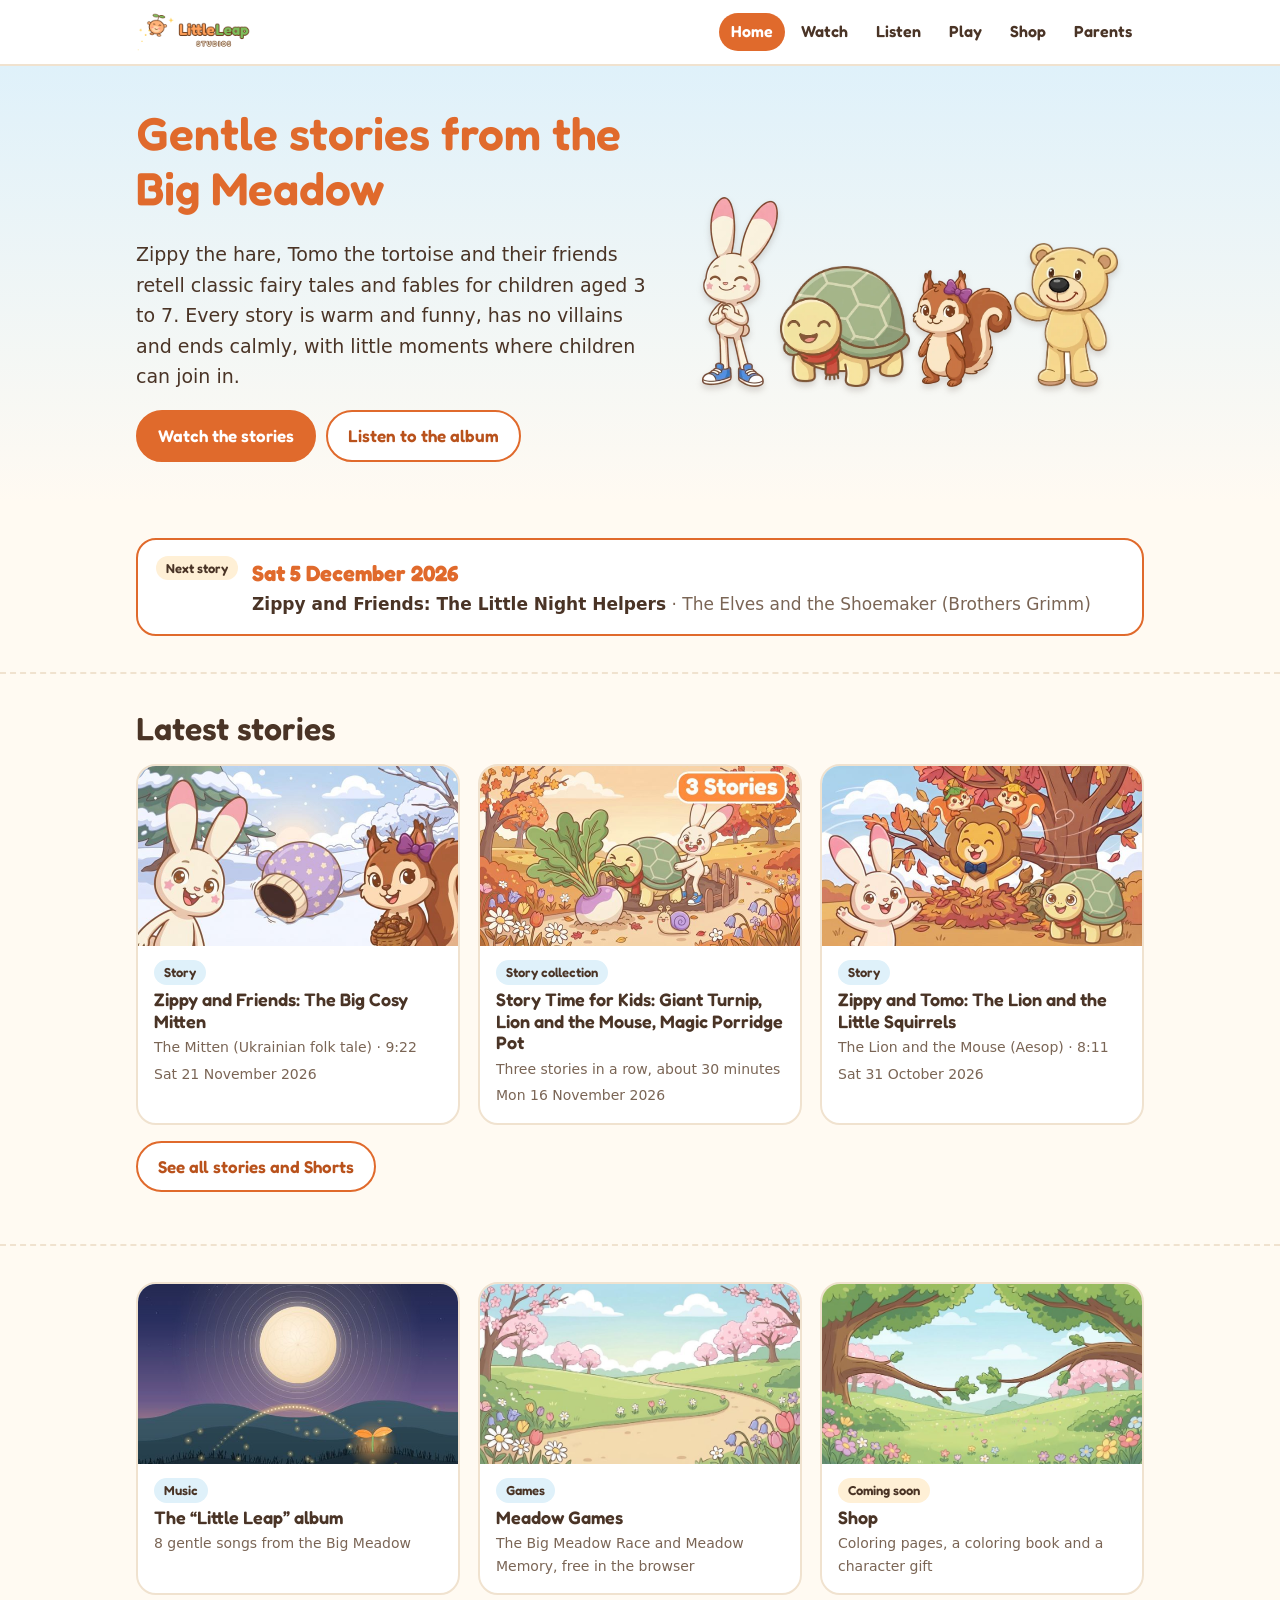
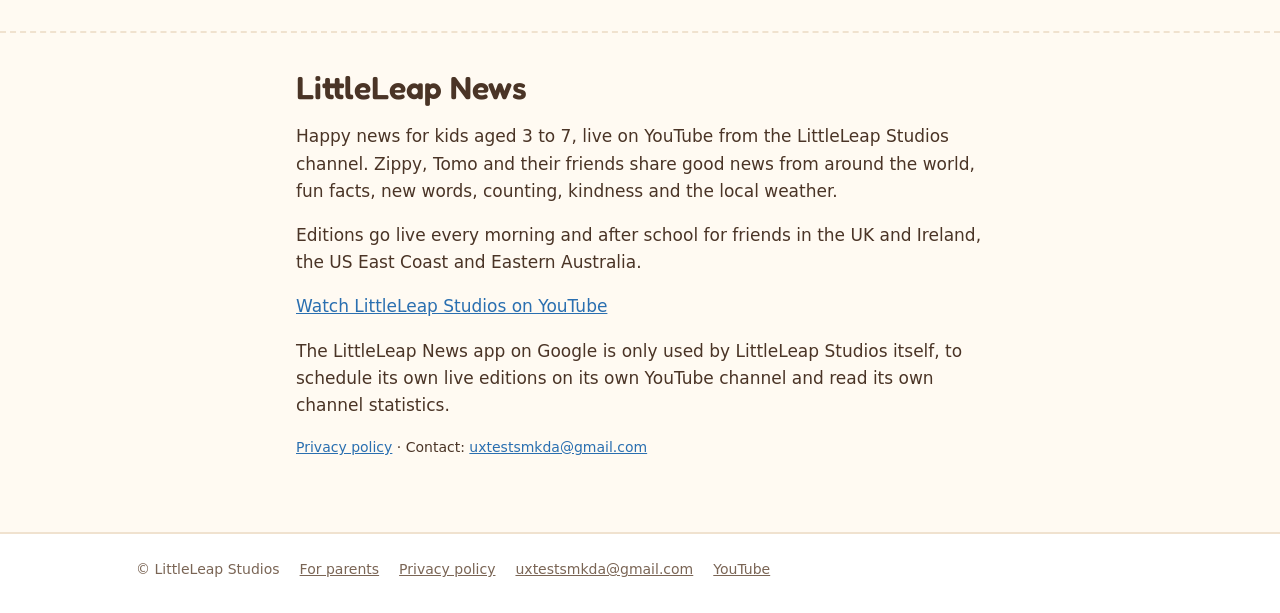
<file: index.html>
<!doctype html>
<html lang="en">
<head>
<meta charset="utf-8">
<meta name="viewport" content="width=device-width, initial-scale=1">
<title>LittleLeap Studios</title>
<meta name="description" content="Gentle cartoon stories for children aged 3 to 7: classic public-domain tales retold with Zippy, Tomo and their friends from the Big Meadow.">
<meta name="theme-color" content="#dff1fa">
<link rel="icon" type="image/png" href="img/medallion.png">
<link rel="stylesheet" href="style.css">
<script src="site.js" defer></script>
</head>
<body>
<header class="top"><div class="wrap">
  <a class="brand" href="index.html"><img src="img/logo.png" alt="LittleLeap Studios" width="115" height="40"></a>
  <nav class="nav" aria-label="Main"><a href="index.html" aria-current="page">Home</a><a href="watch.html">Watch</a><a href="listen.html">Listen</a><a href="play.html">Play</a><a href="shop.html">Shop</a><a href="parents.html">Parents</a></nav>
</div></header>
<main>
<section class="hero"><div class="wrap">
  <div>
    <h1>Gentle stories from the Big Meadow</h1>
    <p class="lead">Zippy the hare, Tomo the tortoise and their friends retell classic fairy tales and fables for children aged 3 to 7. Every story is warm and funny, has no villains and ends calmly, with little moments where children can join in.</p>
    <div class="btns">
      <a class="btn" href="watch.html">Watch the stories</a>
      <a class="btn ghost" href="listen.html">Listen to the album</a>
    </div>
  </div>
  <div class="cast" aria-hidden="true">
    <img src="img/cast/zippy.webp" alt="" width="76" height="190">
    <img src="img/cast/tomo.webp" alt="" width="130" height="121">
    <img src="img/cast/silvia.webp" alt="" width="100" height="116">
    <img src="img/cast/little_sugar.webp" alt="" width="104" height="144">
  </div>
</div></section>

<section class="block"><div class="wrap">
  <div id="next"></div>
</div></section>

<section class="block"><div class="wrap">
  <h2>Latest stories</h2>
  <div class="grid" id="latest"><p>Loading…</p></div>
  <div class="btns"><a class="btn ghost" href="watch.html">See all stories and Shorts</a></div>
</div></section>

<section class="block"><div class="wrap">
  <div class="grid">
    <a class="card" href="listen.html"><img class="thumb" src="img/album.jpg" alt="Little Leap album cover" style="aspect-ratio:16/9;object-position:center 58%"><div class="body"><span class="tag">Music</span><h3>The “Little Leap” album</h3><div class="meta">8 gentle songs from the Big Meadow</div></div></a>
    <a class="card" href="play.html"><img class="thumb" src="img/play_race.jpg" alt=""><div class="body"><span class="tag">Games</span><h3>Meadow Games</h3><div class="meta">The Big Meadow Race and Meadow Memory, free in the browser</div></div></a>
    <a class="card" href="shop.html"><img class="thumb" src="img/play_memory.jpg" alt=""><div class="body"><span class="tag soon">Coming soon</span><h3>Shop</h3><div class="meta">Coloring pages, a coloring book and a character gift</div></div></a>
  </div>
</div></section>

<section class="block"><div class="wrap narrow">
  <h2>LittleLeap News</h2>
  <p>Happy news for kids aged 3 to 7, live on YouTube from the LittleLeap Studios channel. Zippy, Tomo and their friends share good news from around the world, fun facts, new words, counting, kindness and the local weather.</p>
  <p>Editions go live every morning and after school for friends in the UK and Ireland, the US East Coast and Eastern Australia.</p>
  <p><a href="https://www.youtube.com/channel/UCfHazWNqEypzrdYbXHwj4kg">Watch LittleLeap Studios on YouTube</a></p>
  <p>The LittleLeap News app on Google is only used by LittleLeap Studios itself, to schedule its own live editions on its own YouTube channel and read its own channel statistics.</p>
  <p class="small"><a href="privacy.html">Privacy policy</a> · Contact: <a href="mailto:uxtestsmkda@gmail.com">uxtestsmkda@gmail.com</a></p>
</div></section>
</main>
<footer class="site"><div class="wrap">
  <span>© LittleLeap Studios</span>
  <a href="parents.html">For parents</a>
  <a href="privacy.html">Privacy policy</a>
  <a href="mailto:uxtestsmkda@gmail.com">uxtestsmkda@gmail.com</a>
  <a href="https://www.youtube.com/@Little-Leap-Studios" target="_blank" rel="noopener">YouTube</a>
</div></footer>
</body>
</html>
</file>
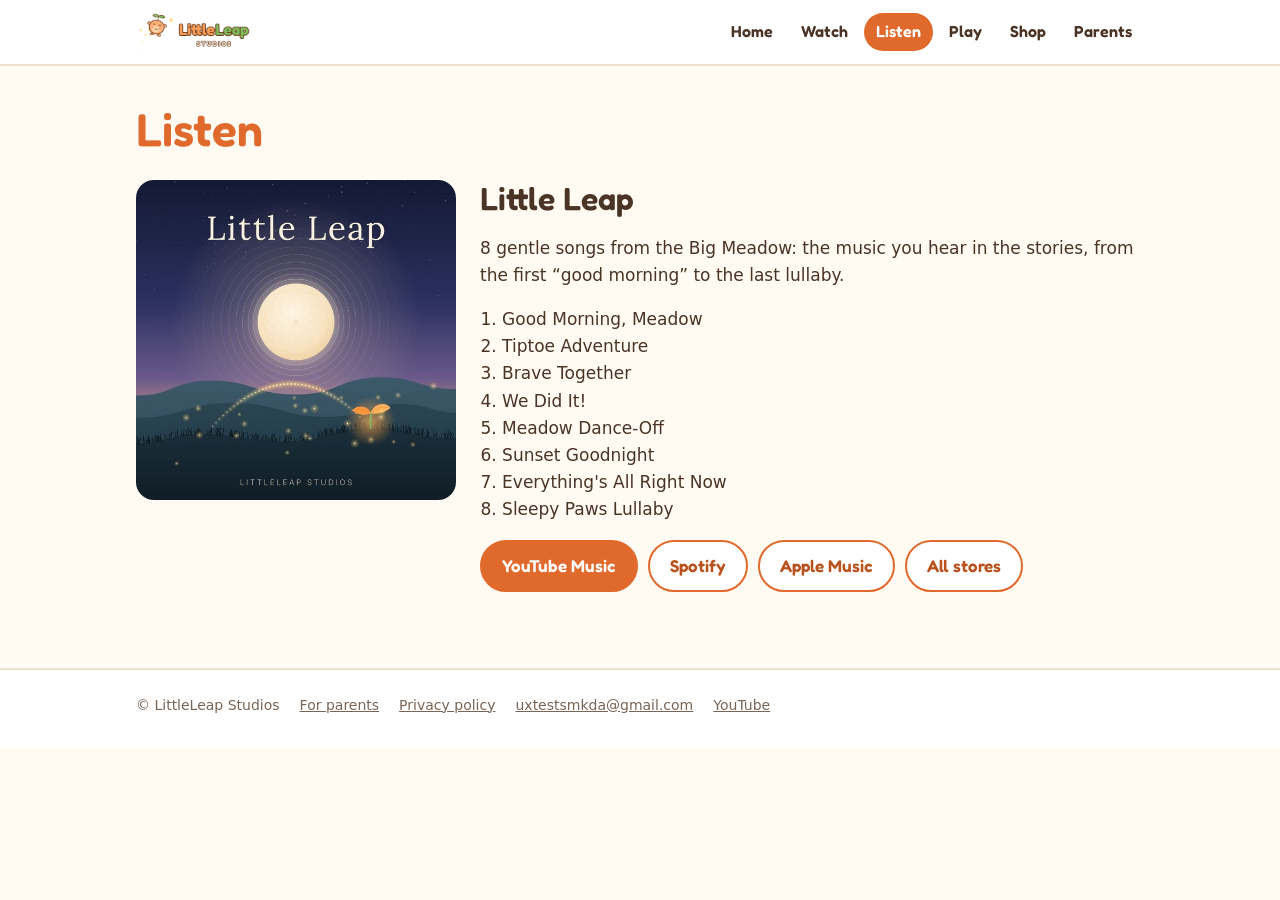
<file: listen.html>
<!doctype html>
<html lang="en">
<head>
<meta charset="utf-8">
<meta name="viewport" content="width=device-width, initial-scale=1">
<title>Listen · LittleLeap Studios</title>
<meta name="description" content="Little Leap, the album: 8 gentle songs from the Big Meadow by LittleLeap Studios.">
<meta name="theme-color" content="#dff1fa">
<link rel="icon" type="image/png" href="img/medallion.png">
<link rel="stylesheet" href="style.css">
</head>
<body>
<header class="top"><div class="wrap">
  <a class="brand" href="index.html"><img src="img/logo.png" alt="LittleLeap Studios" width="115" height="40"></a>
  <nav class="nav" aria-label="Main"><a href="index.html">Home</a><a href="watch.html">Watch</a><a href="listen.html" aria-current="page">Listen</a><a href="play.html">Play</a><a href="shop.html">Shop</a><a href="parents.html">Parents</a></nav>
</div></header>
<main>
<section class="block"><div class="wrap">
  <h1>Listen</h1>
  <div class="album">
    <img src="img/album.jpg" alt="Little Leap album cover: a glowing sprout under a full moon" width="320" height="320">
    <div>
      <h2>Little Leap</h2>
      <p>8 gentle songs from the Big Meadow: the music you hear in the stories, from the first “good morning” to the last lullaby.</p>
      <ol class="tracks"><li>Good Morning, Meadow</li><li>Tiptoe Adventure</li><li>Brave Together</li><li>We Did It!</li><li>Meadow Dance-Off</li><li>Sunset Goodnight</li><li>Everything's All Right Now</li><li>Sleepy Paws Lullaby</li></ol>
      <div class="btns"><a class="btn" href="https://music.youtube.com/playlist?list=OLAK5uy_lAPZxpzq42qz_niKa5uN-WCKtWJCeMWag" target="_blank" rel="noopener">YouTube Music</a><a class="btn ghost" href="https://open.spotify.com/album/4PjG8Ojt5KI5LFeBbY4HzU" target="_blank" rel="noopener">Spotify</a><a class="btn ghost" href="https://music.apple.com/us/album/little-leap/6835114843" target="_blank" rel="noopener">Apple Music</a><a class="btn ghost" href="https://distrokid.com/hyperfollow/mkda/little-leap" target="_blank" rel="noopener">All stores</a></div>
    </div>
  </div>
</div></section>
</main>
<footer class="site"><div class="wrap">
  <span>© LittleLeap Studios</span>
  <a href="parents.html">For parents</a>
  <a href="privacy.html">Privacy policy</a>
  <a href="mailto:uxtestsmkda@gmail.com">uxtestsmkda@gmail.com</a>
  <a href="https://www.youtube.com/@Little-Leap-Studios" target="_blank" rel="noopener">YouTube</a>
</div></footer>
</body>
</html>
</file>
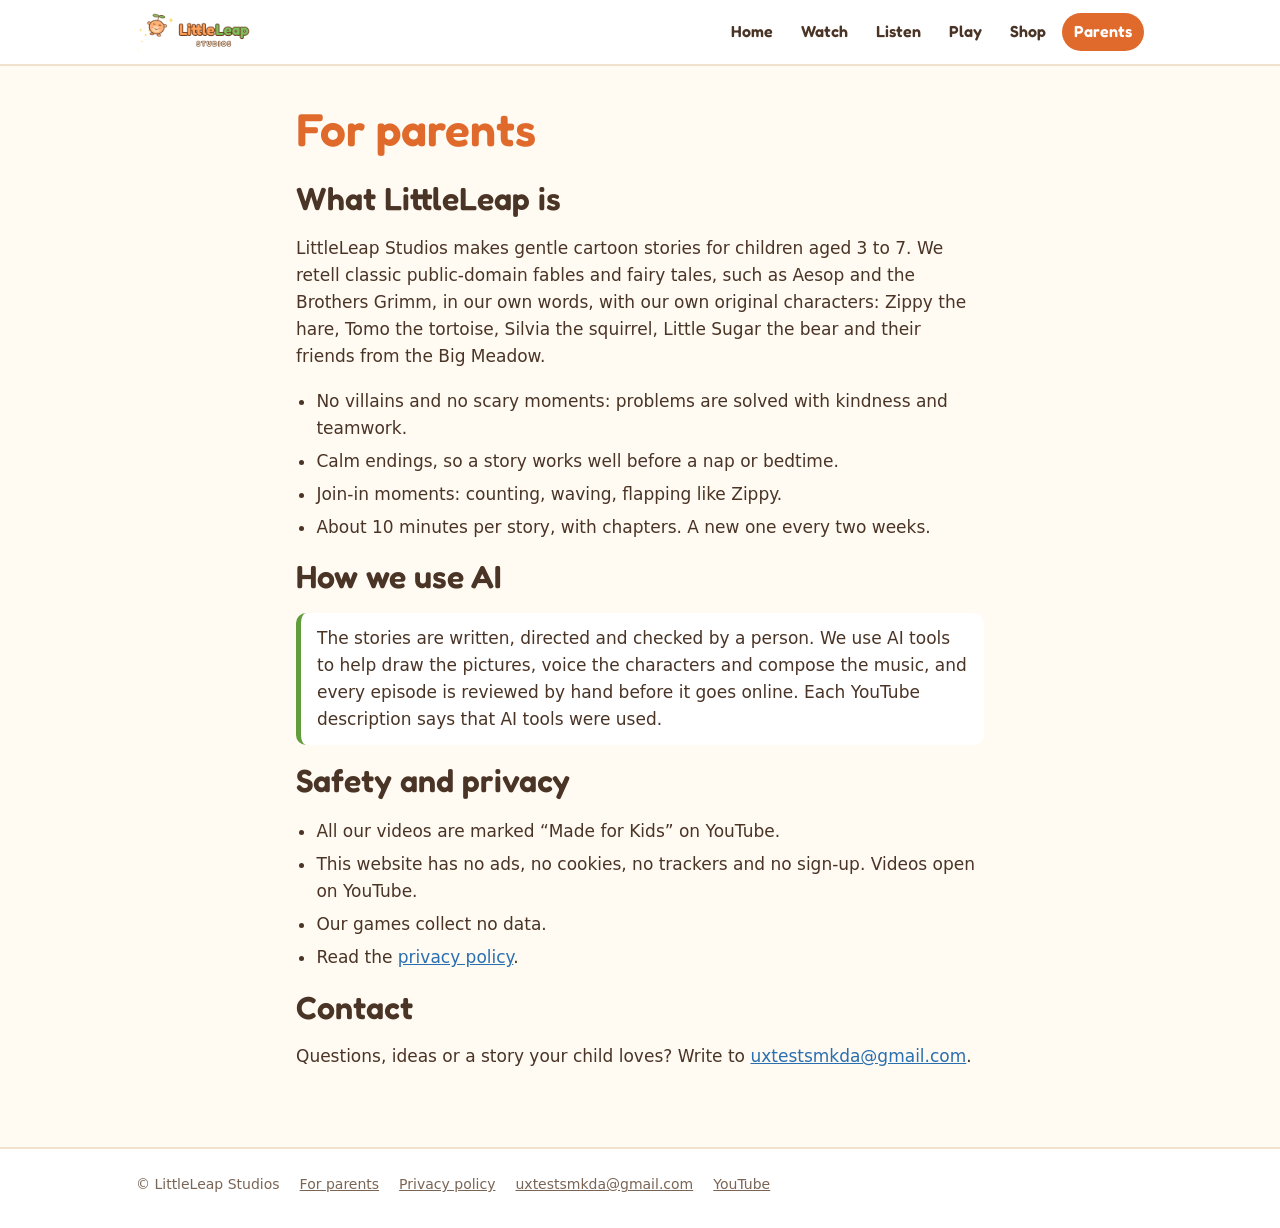
<file: parents.html>
<!doctype html>
<html lang="en">
<head>
<meta charset="utf-8">
<meta name="viewport" content="width=device-width, initial-scale=1">
<title>For parents · LittleLeap Studios</title>
<meta name="description" content="About LittleLeap Studios: how the stories are made, how AI tools are used, and how we keep things safe for young children.">
<meta name="theme-color" content="#dff1fa">
<link rel="icon" type="image/png" href="img/medallion.png">
<link rel="stylesheet" href="style.css">
</head>
<body>
<header class="top"><div class="wrap">
  <a class="brand" href="index.html"><img src="img/logo.png" alt="LittleLeap Studios" width="115" height="40"></a>
  <nav class="nav" aria-label="Main"><a href="index.html">Home</a><a href="watch.html">Watch</a><a href="listen.html">Listen</a><a href="play.html">Play</a><a href="shop.html">Shop</a><a href="parents.html" aria-current="page">Parents</a></nav>
</div></header>
<main>
<section class="block"><div class="wrap narrow">
  <h1>For parents</h1>
  <h2>What LittleLeap is</h2>
  <p>LittleLeap Studios makes gentle cartoon stories for children aged 3 to 7. We retell classic public-domain fables and fairy tales, such as Aesop and the Brothers Grimm, in our own words, with our own original characters: Zippy the hare, Tomo the tortoise, Silvia the squirrel, Little Sugar the bear and their friends from the Big Meadow.</p>
  <ul class="ticks">
    <li>No villains and no scary moments: problems are solved with kindness and teamwork.</li>
    <li>Calm endings, so a story works well before a nap or bedtime.</li>
    <li>Join-in moments: counting, waving, flapping like Zippy.</li>
    <li>About 10 minutes per story, with chapters. A new one every two weeks.</li>
  </ul>
  <h2>How we use AI</h2>
  <p class="note">The stories are written, directed and checked by a person. We use AI tools to help draw the pictures, voice the characters and compose the music, and every episode is reviewed by hand before it goes online. Each YouTube description says that AI tools were used.</p>
  <h2>Safety and privacy</h2>
  <ul class="ticks">
    <li>All our videos are marked “Made for Kids” on YouTube.</li>
    <li>This website has no ads, no cookies, no trackers and no sign-up. Videos open on YouTube.</li>
    <li>Our games collect no data.</li>
    <li>Read the <a href="privacy.html">privacy policy</a>.</li>
  </ul>
  <h2>Contact</h2>
  <p>Questions, ideas or a story your child loves? Write to <a href="mailto:uxtestsmkda@gmail.com">uxtestsmkda@gmail.com</a>.</p>
</div></section>
</main>
<footer class="site"><div class="wrap">
  <span>© LittleLeap Studios</span>
  <a href="parents.html">For parents</a>
  <a href="privacy.html">Privacy policy</a>
  <a href="mailto:uxtestsmkda@gmail.com">uxtestsmkda@gmail.com</a>
  <a href="https://www.youtube.com/@Little-Leap-Studios" target="_blank" rel="noopener">YouTube</a>
</div></footer>
</body>
</html>
</file>
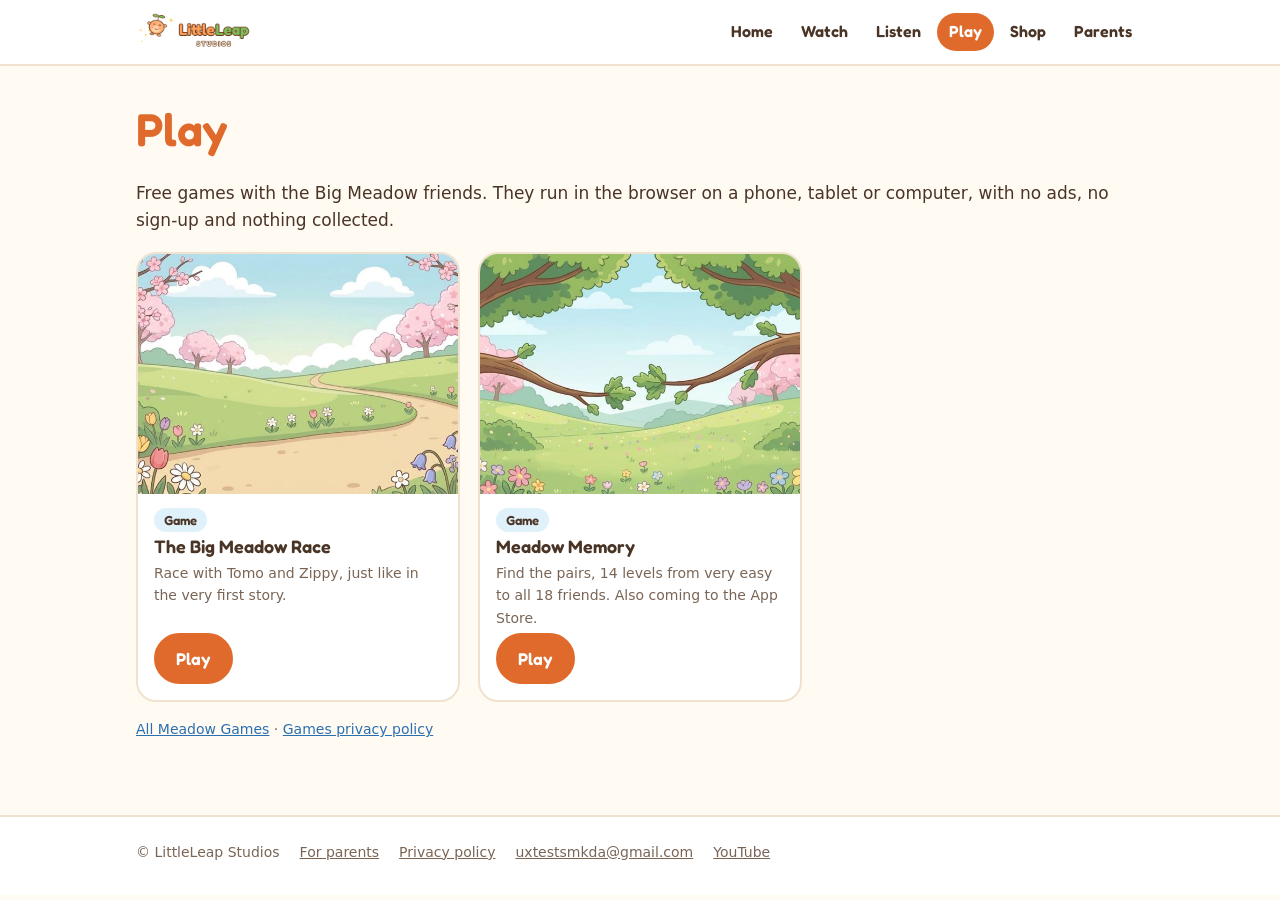
<file: play.html>
<!doctype html>
<html lang="en">
<head>
<meta charset="utf-8">
<meta name="viewport" content="width=device-width, initial-scale=1">
<title>Play · LittleLeap Studios</title>
<meta name="description" content="Free Meadow Games for young children: The Big Meadow Race and Meadow Memory. No ads, no sign-up.">
<meta name="theme-color" content="#dff1fa">
<link rel="icon" type="image/png" href="img/medallion.png">
<link rel="stylesheet" href="style.css">
</head>
<body>
<header class="top"><div class="wrap">
  <a class="brand" href="index.html"><img src="img/logo.png" alt="LittleLeap Studios" width="115" height="40"></a>
  <nav class="nav" aria-label="Main"><a href="index.html">Home</a><a href="watch.html">Watch</a><a href="listen.html">Listen</a><a href="play.html" aria-current="page">Play</a><a href="shop.html">Shop</a><a href="parents.html">Parents</a></nav>
</div></header>
<main>
<section class="block"><div class="wrap">
  <h1>Play</h1>
  <p class="lead">Free games with the Big Meadow friends. They run in the browser on a phone, tablet or computer, with no ads, no sign-up and nothing collected.</p>
  <div class="grid play">
    <a class="card" href="https://mkda.github.io/games/meadow-race/"><img class="thumb" src="img/play_race.jpg" alt=""><div class="body"><span class="tag">Game</span><h3>The Big Meadow Race</h3><div class="meta">Race with Tomo and Zippy, just like in the very first story.</div><span class="btn">Play</span></div></a>
    <a class="card" href="https://mkda.github.io/games/memory/"><img class="thumb" src="img/play_memory.jpg" alt=""><div class="body"><span class="tag">Game</span><h3>Meadow Memory</h3><div class="meta">Find the pairs, 14 levels from very easy to all 18 friends. Also coming to the App Store.</div><span class="btn">Play</span></div></a>
  </div>
  <p class="small muted" style="margin-top:16px"><a href="https://mkda.github.io/games/">All Meadow Games</a> · <a href="https://mkda.github.io/games/memory/privacy.html">Games privacy policy</a></p>
</div></section>
</main>
<footer class="site"><div class="wrap">
  <span>© LittleLeap Studios</span>
  <a href="parents.html">For parents</a>
  <a href="privacy.html">Privacy policy</a>
  <a href="mailto:uxtestsmkda@gmail.com">uxtestsmkda@gmail.com</a>
  <a href="https://www.youtube.com/@Little-Leap-Studios" target="_blank" rel="noopener">YouTube</a>
</div></footer>
</body>
</html>
</file>
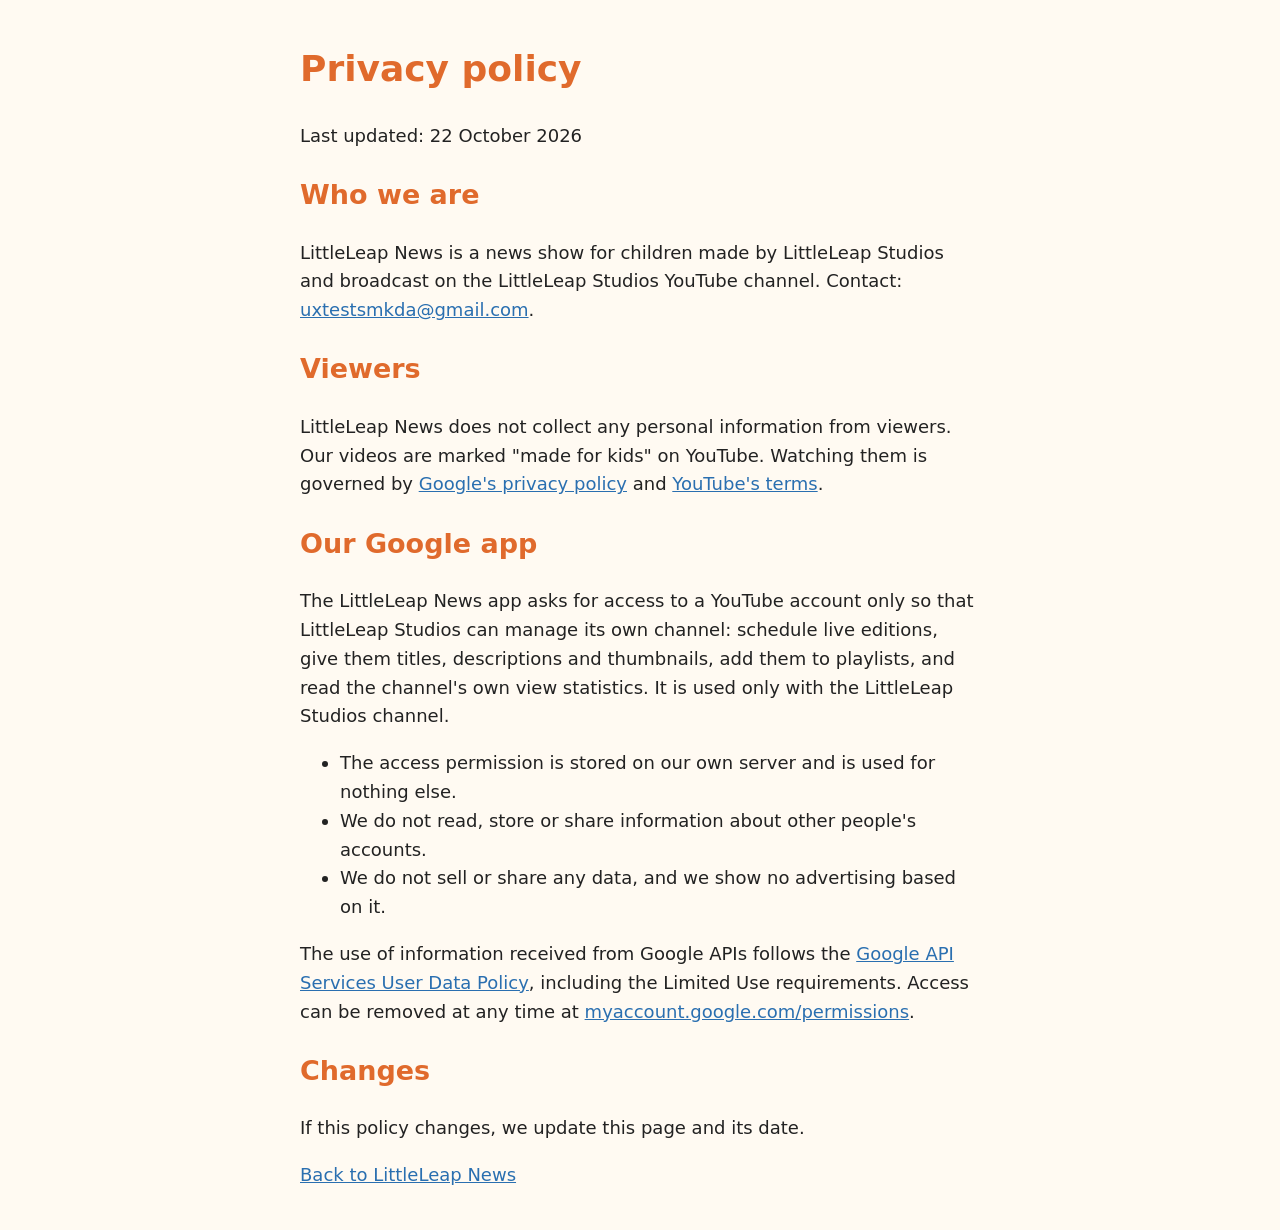
<file: privacy.html>
<!doctype html>
<html lang="en">
<head>
<meta charset="utf-8">
<meta name="viewport" content="width=device-width, initial-scale=1">
<title>Privacy policy · LittleLeap News</title>
<style>
  body { font: 18px/1.6 system-ui, sans-serif; max-width: 680px; margin: 40px auto; padding: 0 16px; color: #222; background: #fffaf2; }
  h1, h2 { color: #e06a2c; }
  a { color: #2a6fb0; }
</style>
</head>
<body>
<h1>Privacy policy</h1>
<p>Last updated: 22 October 2026</p>

<h2>Who we are</h2>
<p>LittleLeap News is a news show for children made by LittleLeap Studios and broadcast on the LittleLeap Studios YouTube channel. Contact: <a href="mailto:uxtestsmkda@gmail.com">uxtestsmkda@gmail.com</a>.</p>

<h2>Viewers</h2>
<p>LittleLeap News does not collect any personal information from viewers. Our videos are marked "made for kids" on YouTube. Watching them is governed by <a href="https://policies.google.com/privacy">Google's privacy policy</a> and <a href="https://www.youtube.com/t/terms">YouTube's terms</a>.</p>

<h2>Our Google app</h2>
<p>The LittleLeap News app asks for access to a YouTube account only so that LittleLeap Studios can manage its own channel: schedule live editions, give them titles, descriptions and thumbnails, add them to playlists, and read the channel's own view statistics. It is used only with the LittleLeap Studios channel.</p>
<ul>
  <li>The access permission is stored on our own server and is used for nothing else.</li>
  <li>We do not read, store or share information about other people's accounts.</li>
  <li>We do not sell or share any data, and we show no advertising based on it.</li>
</ul>
<p>The use of information received from Google APIs follows the <a href="https://developers.google.com/terms/api-services-user-data-policy">Google API Services User Data Policy</a>, including the Limited Use requirements. Access can be removed at any time at <a href="https://myaccount.google.com/permissions">myaccount.google.com/permissions</a>.</p>

<h2>Changes</h2>
<p>If this policy changes, we update this page and its date.</p>

<p><a href="index.html">Back to LittleLeap News</a></p>
</body>
</html>
</file>
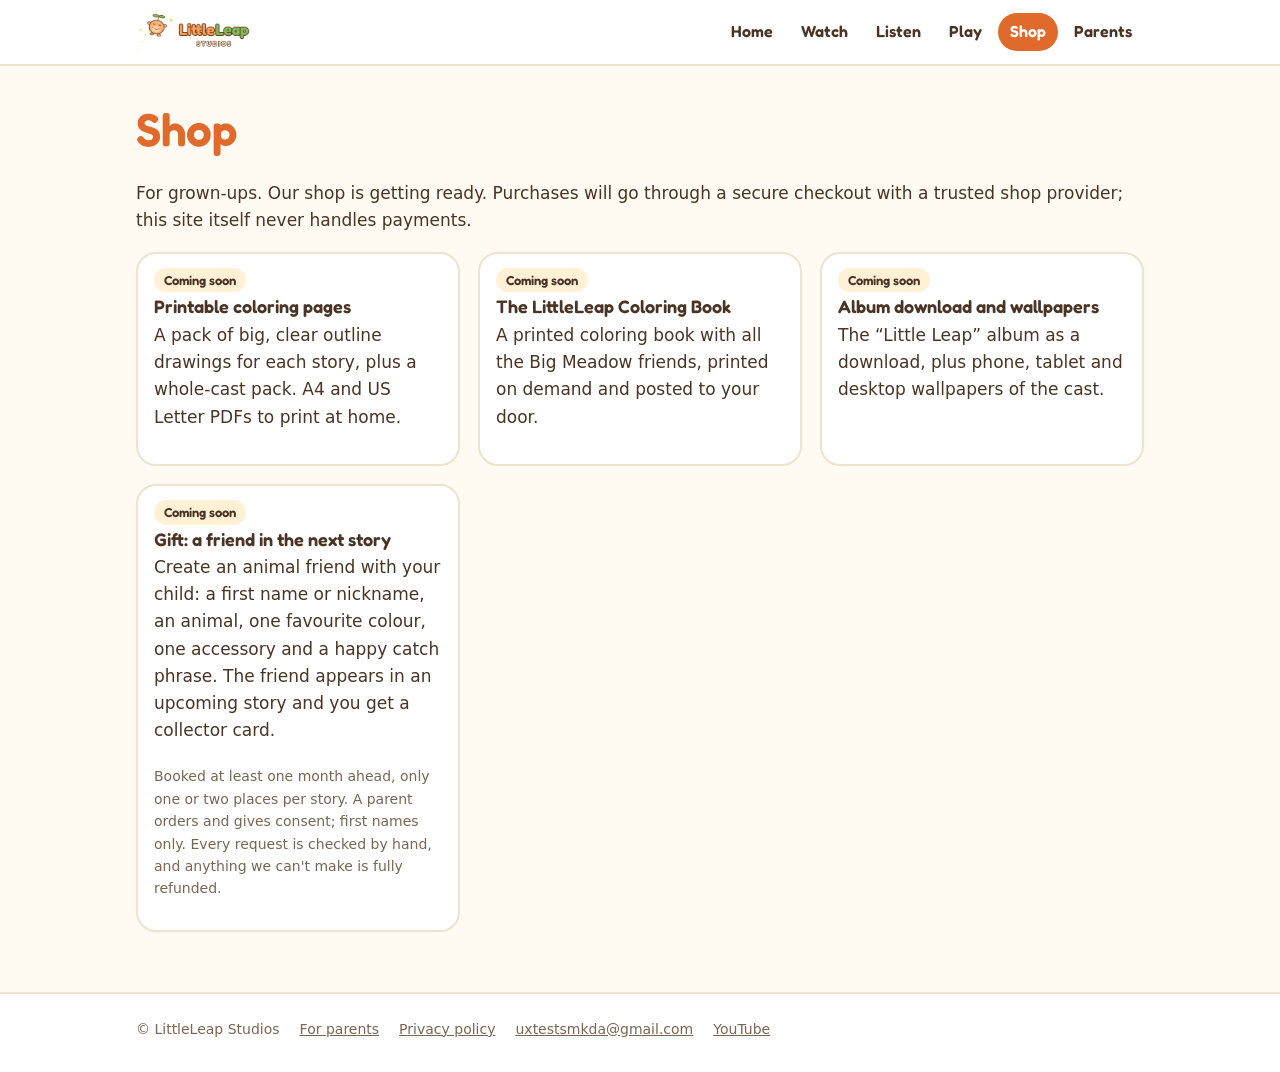
<file: shop.html>
<!doctype html>
<html lang="en">
<head>
<meta charset="utf-8">
<meta name="viewport" content="width=device-width, initial-scale=1">
<title>Shop · LittleLeap Studios</title>
<meta name="description" content="LittleLeap Studios shop, coming soon: printable coloring pages, a printed coloring book, album downloads and a gift that puts a child's own animal friend in a story.">
<meta name="theme-color" content="#dff1fa">
<link rel="icon" type="image/png" href="img/medallion.png">
<link rel="stylesheet" href="style.css">
</head>
<body>
<header class="top"><div class="wrap">
  <a class="brand" href="index.html"><img src="img/logo.png" alt="LittleLeap Studios" width="115" height="40"></a>
  <nav class="nav" aria-label="Main"><a href="index.html">Home</a><a href="watch.html">Watch</a><a href="listen.html">Listen</a><a href="play.html">Play</a><a href="shop.html" aria-current="page">Shop</a><a href="parents.html">Parents</a></nav>
</div></header>
<main>
<section class="block"><div class="wrap">
  <h1>Shop</h1>
  <p class="lead">For grown-ups. Our shop is getting ready. Purchases will go through a secure checkout with a trusted shop provider; this site itself never handles payments.</p>
  <div class="grid">
    <div class="card"><div class="body"><span class="tag soon">Coming soon</span><h3>Printable coloring pages</h3><p>A pack of big, clear outline drawings for each story, plus a whole-cast pack. A4 and US Letter PDFs to print at home.</p></div></div>
    <div class="card"><div class="body"><span class="tag soon">Coming soon</span><h3>The LittleLeap Coloring Book</h3><p>A printed coloring book with all the Big Meadow friends, printed on demand and posted to your door.</p></div></div>
    <div class="card"><div class="body"><span class="tag soon">Coming soon</span><h3>Album download and wallpapers</h3><p>The “Little Leap” album as a download, plus phone, tablet and desktop wallpapers of the cast.</p></div></div>
    <div class="card"><div class="body"><span class="tag soon">Coming soon</span><h3>Gift: a friend in the next story</h3><p>Create an animal friend with your child: a first name or nickname, an animal, one favourite colour, one accessory and a happy catch phrase. The friend appears in an upcoming story and you get a collector card.</p><p class="small muted">Booked at least one month ahead, only one or two places per story. A parent orders and gives consent; first names only. Every request is checked by hand, and anything we can't make is fully refunded.</p></div></div>
  </div>
</div></section>
</main>
<footer class="site"><div class="wrap">
  <span>© LittleLeap Studios</span>
  <a href="parents.html">For parents</a>
  <a href="privacy.html">Privacy policy</a>
  <a href="mailto:uxtestsmkda@gmail.com">uxtestsmkda@gmail.com</a>
  <a href="https://www.youtube.com/@Little-Leap-Studios" target="_blank" rel="noopener">YouTube</a>
</div></footer>
</body>
</html>
</file>
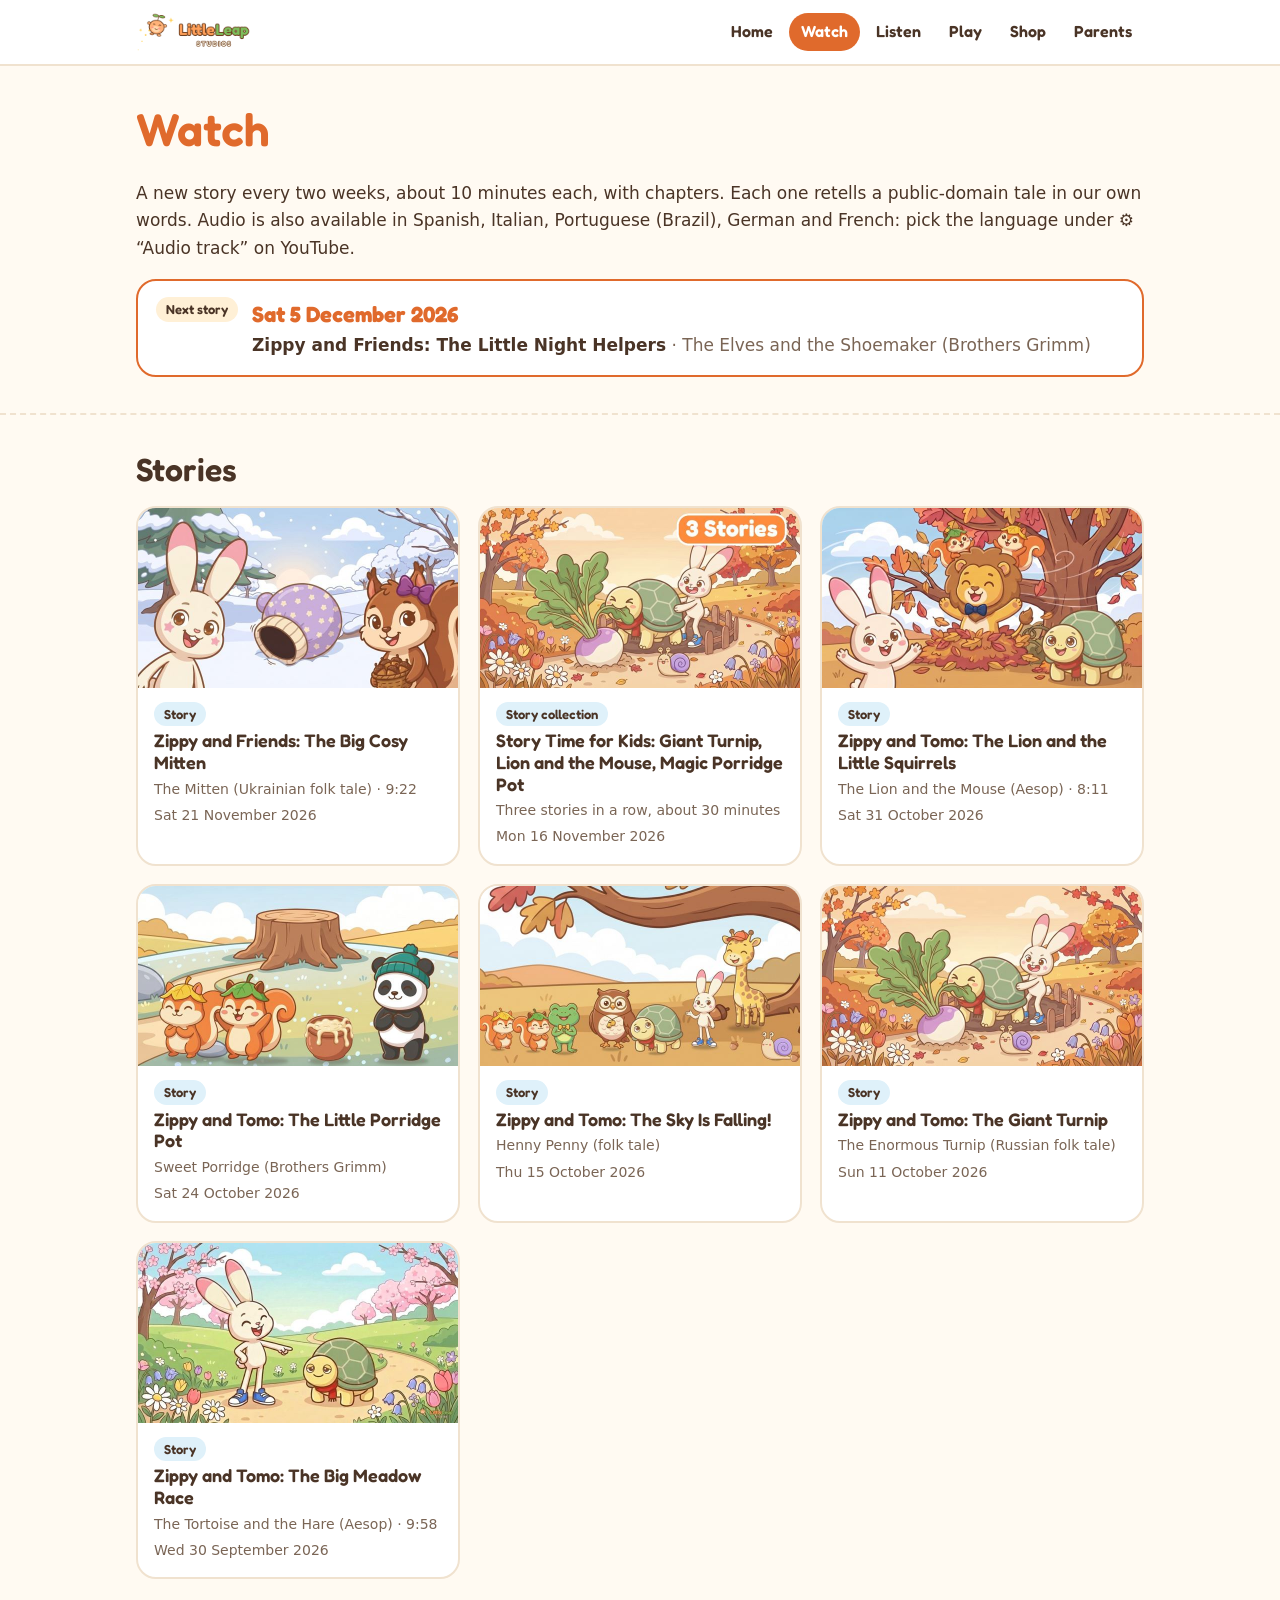
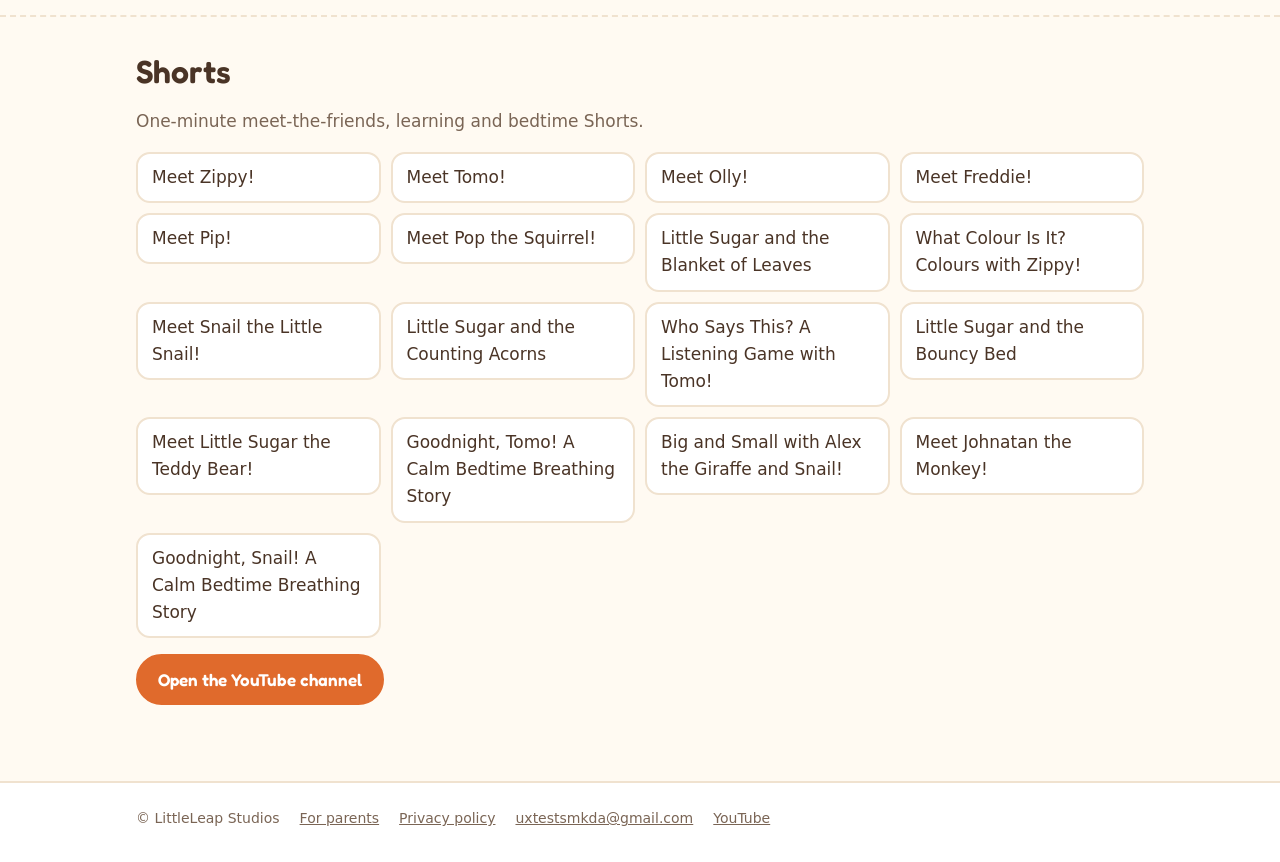
<file: watch.html>
<!doctype html>
<html lang="en">
<head>
<meta charset="utf-8">
<meta name="viewport" content="width=device-width, initial-scale=1">
<title>Watch · LittleLeap Studios</title>
<meta name="description" content="Every LittleLeap Studios story, story collection and Short, with links to watch on YouTube.">
<meta name="theme-color" content="#dff1fa">
<link rel="icon" type="image/png" href="img/medallion.png">
<link rel="stylesheet" href="style.css">
<script src="site.js" defer></script>
</head>
<body>
<header class="top"><div class="wrap">
  <a class="brand" href="index.html"><img src="img/logo.png" alt="LittleLeap Studios" width="115" height="40"></a>
  <nav class="nav" aria-label="Main"><a href="index.html">Home</a><a href="watch.html" aria-current="page">Watch</a><a href="listen.html">Listen</a><a href="play.html">Play</a><a href="shop.html">Shop</a><a href="parents.html">Parents</a></nav>
</div></header>
<main>
<section class="block"><div class="wrap">
  <h1>Watch</h1>
  <p class="lead">A new story every two weeks, about 10 minutes each, with chapters. Each one retells a public-domain tale in our own words. Audio is also available in Spanish, Italian, Portuguese (Brazil), German and French: pick the language under ⚙️ “Audio track” on YouTube.</p>
  <div id="next"></div>
</div></section>
<section class="block"><div class="wrap">
  <h2>Stories</h2>
  <div class="grid" id="episodes"><p>Loading…</p></div>
</div></section>
<section class="block"><div class="wrap">
  <h2>Shorts</h2>
  <p class="muted">One-minute meet-the-friends, learning and bedtime Shorts.</p>
  <ul class="shorts" id="shorts"></ul>
  <div class="btns"><a class="btn" href="https://www.youtube.com/@Little-Leap-Studios" target="_blank" rel="noopener">Open the YouTube channel</a></div>
</div></section>
</main>
<footer class="site"><div class="wrap">
  <span>© LittleLeap Studios</span>
  <a href="parents.html">For parents</a>
  <a href="privacy.html">Privacy policy</a>
  <a href="mailto:uxtestsmkda@gmail.com">uxtestsmkda@gmail.com</a>
  <a href="https://www.youtube.com/@Little-Leap-Studios" target="_blank" rel="noopener">YouTube</a>
</div></footer>
</body>
</html>
</file>
<file: style.css>
/* LittleLeap Studios showcase. Fredoka is bundled (SIL Open Font License, fonts/OFL.txt): the site makes no outside requests. */
@font-face { font-family: "Fredoka"; font-weight: 500; font-display: swap; src: url("fonts/fredoka-500.woff2") format("woff2"); }
@font-face { font-family: "Fredoka"; font-weight: 600; font-display: swap; src: url("fonts/fredoka-600.woff2") format("woff2"); }
@font-face { font-family: "Fredoka"; font-weight: 700; font-display: swap; src: url("fonts/fredoka-700.woff2") format("woff2"); }

:root {
  --cream: #fffaf2;
  --card: #ffffff;
  --ink: #4a3426;
  --soft: #7a6555;
  --orange: #e06a2c;
  --orange-dark: #b9521c;
  --green: #5f9e3a;
  --sky: #dff1fa;
  --line: #f0e2cf;
  --link: #2a6fb0;
  --round: "Fredoka", "Chalkboard SE", system-ui, sans-serif;
  --body: system-ui, -apple-system, "Segoe UI", sans-serif;
  color-scheme: light;
}
* { box-sizing: border-box; }
html { -webkit-text-size-adjust: 100%; }
body { margin: 0; font: 17px/1.6 var(--body); color: var(--ink); background: var(--cream); }
img { max-width: 100%; display: block; }
a { color: var(--link); }
h1, h2, h3 { font-family: var(--round); font-weight: 600; line-height: 1.2; margin: 0 0 .5em; }
h1 { font-size: clamp(30px, 6vw, 46px); color: var(--orange); }
h2 { font-size: clamp(24px, 4.5vw, 32px); }
h3 { font-size: 20px; }
p { margin: 0 0 1em; }
.wrap { max-width: 1040px; margin: 0 auto; padding: 0 16px; }
.narrow { max-width: 720px; }
.muted { color: var(--soft); }
.small { font-size: 14px; }

/* Header */
.top { background: #fff; border-bottom: 2px solid var(--line); position: sticky; top: 0; z-index: 5; }
.top .wrap { display: flex; align-items: center; gap: 12px; min-height: 64px; flex-wrap: wrap; padding-top: 6px; padding-bottom: 6px; }
.brand img { height: 40px; width: auto; }
.nav { display: flex; gap: 4px; flex-wrap: wrap; margin-left: auto; }
.nav a { font-family: var(--round); font-weight: 600; font-size: 16px; color: var(--ink); text-decoration: none; padding: 6px 12px; border-radius: 999px; }
.nav a:hover { background: var(--sky); }
.nav a[aria-current="page"] { background: var(--orange); color: #fff; }
@media (max-width: 640px) {
  .top { position: static; }
  .top .wrap { justify-content: center; }
  .nav { margin: 0; justify-content: center; }
  .nav a { padding: 6px 10px; font-size: 15px; }
}

/* Hero */
.hero { background: linear-gradient(#dff1fa, #fffaf2); padding: 40px 0 24px; overflow: hidden; }
.hero .wrap { display: grid; grid-template-columns: 1.1fr 1fr; gap: 24px; align-items: center; }
.hero p.lead { font-size: 19px; }
.cast { display: flex; align-items: flex-end; justify-content: center; gap: 2px; }
.cast img { height: auto; filter: drop-shadow(0 4px 3px rgba(74,52,38,.18)); }
@media (max-width: 760px) { .hero .wrap { grid-template-columns: 1fr; } .hero { padding-top: 24px; } }

/* Buttons */
.btn { display: inline-block; font-family: var(--round); font-weight: 600; font-size: 17px; text-decoration: none;
       padding: 10px 20px; border-radius: 999px; background: var(--orange); color: #fff; border: 2px solid var(--orange); }
.btn:hover { background: var(--orange-dark); border-color: var(--orange-dark); }
.btn.ghost { background: #fff; color: var(--orange-dark); }
.btn.ghost:hover { background: #fff3ea; }
.btns { display: flex; flex-wrap: wrap; gap: 10px; margin: 16px 0; }

/* Sections and cards */
section.block { padding: 36px 0; }
section.block + section.block { border-top: 2px dashed var(--line); }
.grid { display: grid; gap: 18px; grid-template-columns: repeat(auto-fill, minmax(260px, 1fr)); }
.card { background: var(--card); border: 2px solid var(--line); border-radius: 20px; overflow: hidden; display: flex; flex-direction: column; }
.card .body { padding: 14px 16px 16px; display: flex; flex-direction: column; gap: 4px; flex: 1; }
.card h3 { margin: 0; font-size: 18px; }
.card .meta { font-size: 14px; color: var(--soft); }
.card .body > .btn:last-child { margin-top: auto; align-self: flex-start; }
a.card { text-decoration: none; color: inherit; }
a.card:hover { border-color: var(--orange); }
.card .thumb { aspect-ratio: 16 / 9; object-fit: cover; width: 100%; background: var(--sky); }
.tag { align-self: flex-start; display: inline-block; font-family: var(--round); font-weight: 600; font-size: 13px; padding: 2px 10px; border-radius: 999px; background: var(--sky); color: var(--ink); }
.tag.soon { background: #fff0d6; }

/* Next episode banner */
.next { background: #fff; border: 2px solid var(--orange); border-radius: 20px; padding: 16px 18px; display: flex; gap: 14px; align-items: center; flex-wrap: wrap; }
.next .when { font-family: var(--round); font-weight: 700; font-size: 22px; color: var(--orange); }

/* Shorts list */
.shorts { display: grid; gap: 10px; grid-template-columns: repeat(auto-fill, minmax(230px, 1fr)); padding: 0; margin: 0; list-style: none; }
.shorts a { display: block; background: #fff; border: 2px solid var(--line); border-radius: 14px; padding: 10px 14px; text-decoration: none; color: var(--ink); font-weight: 500; }
.shorts a:hover { border-color: var(--orange); }

/* Album */
.album { display: grid; grid-template-columns: minmax(200px, 320px) 1fr; gap: 24px; align-items: start; }
.album img { border-radius: 18px; }
.tracks { padding-left: 1.3em; }
@media (max-width: 640px) { .album { grid-template-columns: 1fr; } .album img { max-width: 320px; } }

/* Play tiles */
.play .thumb { aspect-ratio: 4 / 3; }

/* Footer */
footer.site { margin-top: 24px; background: #fff; border-top: 2px solid var(--line); padding: 24px 0 32px; font-size: 14px; color: var(--soft); }
footer.site a { color: var(--soft); }
footer.site .wrap { display: flex; flex-wrap: wrap; gap: 8px 20px; }

.note { background: #fff; border-left: 5px solid var(--green); border-radius: 10px; padding: 12px 16px; }
ul.ticks { padding-left: 1.2em; }
ul.ticks li { margin-bottom: .35em; }
</file>
